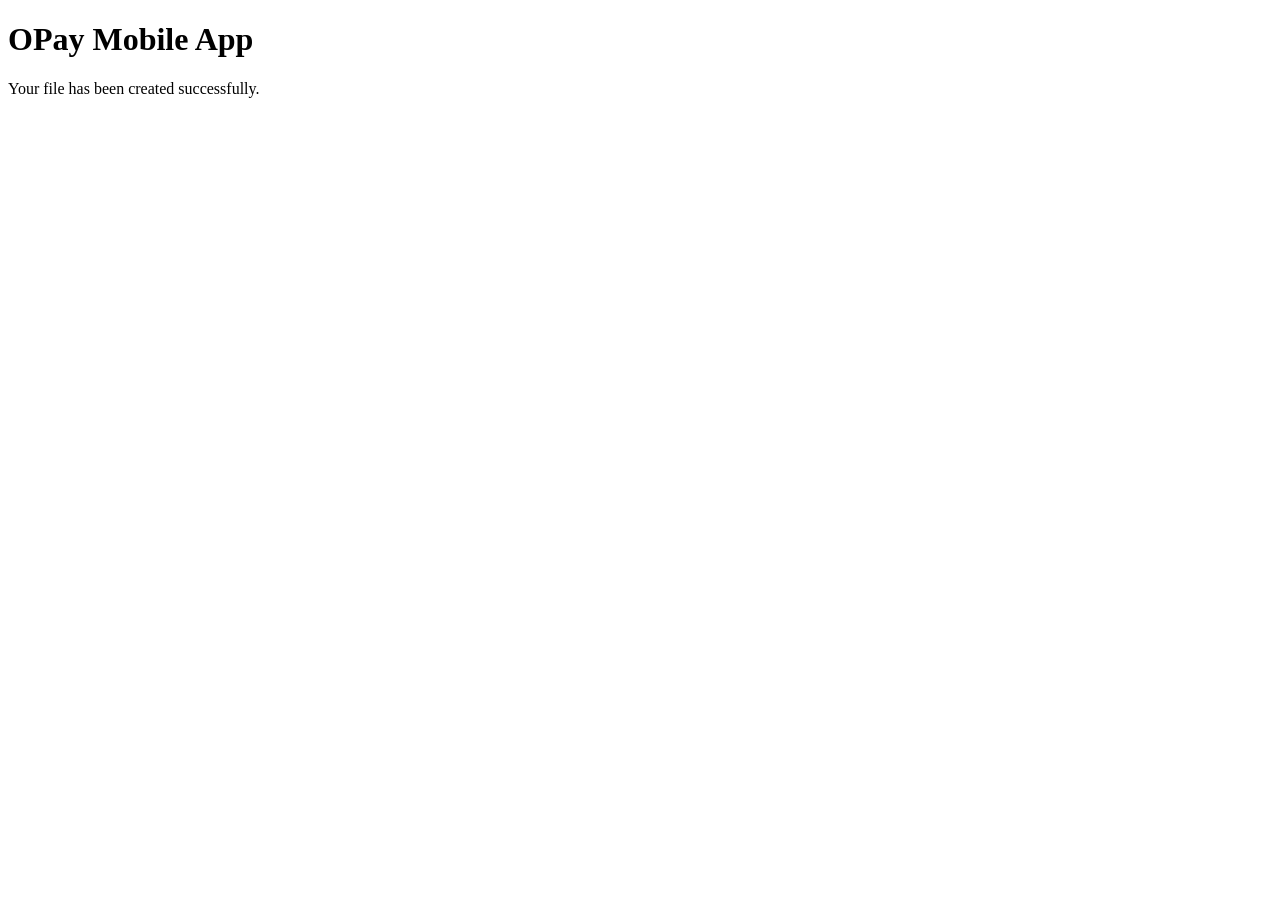
<file: Index.html>
<!DOCTYPE html>
<html lang="en">
<head>
    <meta charset="UTF-8">
    <meta name="viewport" content="width=device-width, initial-scale=1.0">
    <title>OPay Mobile App</title>
</head>
<body>
    <h1>OPay Mobile App</h1>
    <p>Your file has been created successfully.</p>
</body>
</html>
</file>
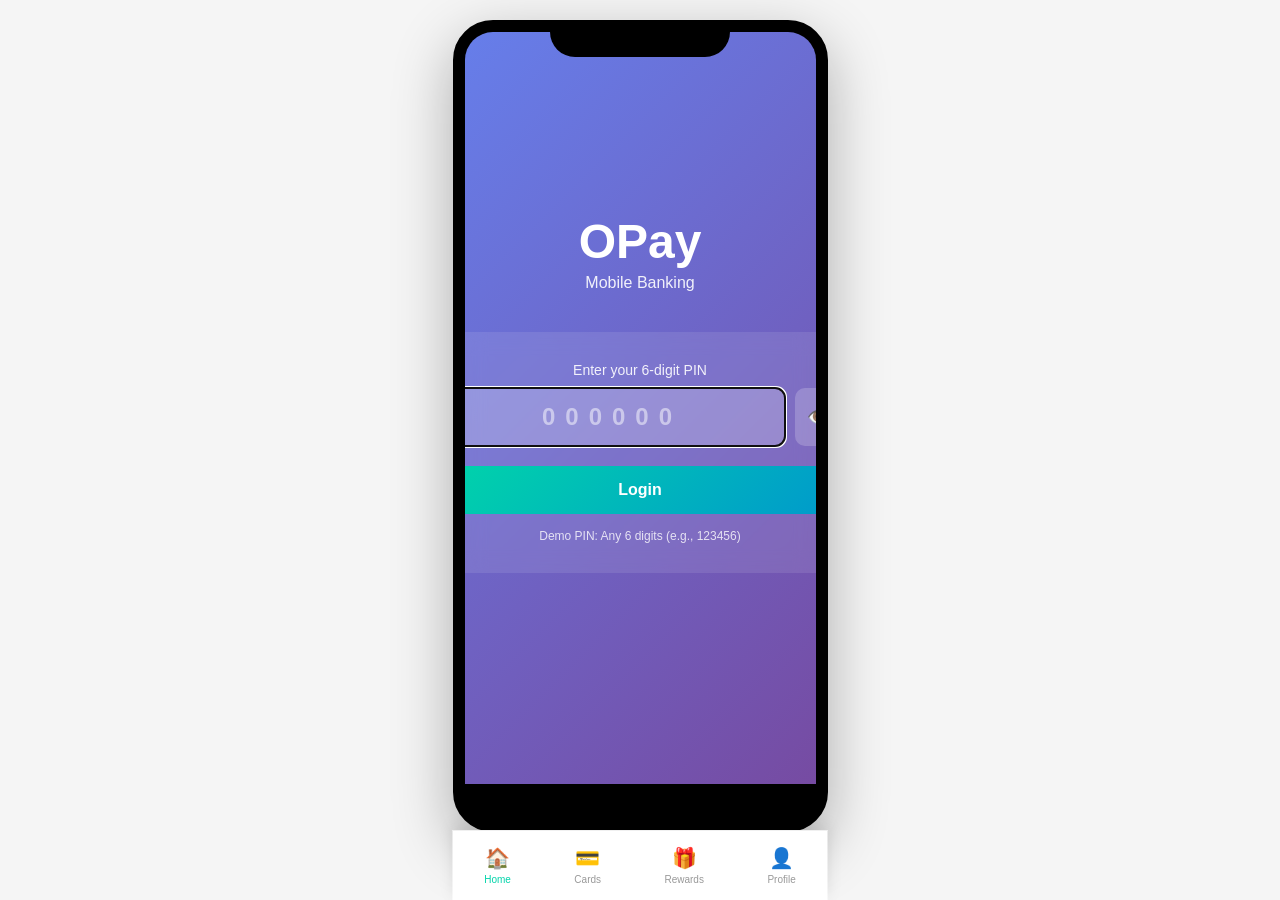
<file: index.html>
<!DOCTYPE html>
<html lang="en">
<head>
    <meta charset="UTF-8">
    <meta name="viewport" content="width=device-width, initial-scale=1.0">
    <title>OPay Mobile App</title>
    <style>
/* Reset & Base Styles */
* {
    margin: 0;
    padding: 0;
    box-sizing: border-box;
}

body {
    font-family: -apple-system, BlinkMacSystemFont, 'Segoe UI', Roboto, sans-serif;
    background: #f5f5f5;
    color: #333;
    overflow: hidden;
}

/* Phone Frame Simulation */
.phone-frame {
    max-width: 375px;
    height: 812px;
    margin: 20px auto;
    background: #000;
    border-radius: 40px;
    border: 12px solid #000;
    box-shadow: 0 20px 60px rgba(0, 0, 0, 0.3);
    position: relative;
    overflow: hidden;
    display: flex;
    flex-direction: column;
}

.phone-notch {
    width: 180px;
    height: 25px;
    background: #000;
    border-radius: 0 0 30px 30px;
    position: absolute;
    top: 0;
    left: 50%;
    transform: translateX(-50%);
    z-index: 10;
}

.page-content {
    flex: 1;
    overflow-y: auto;
    background: #fff;
    padding: 40px 0 70px;
    scroll-behavior: smooth;
}

.phone-home {
    height: 20px;
    background: #000;
    border-radius: 10px;
    margin: 8px auto;
    width: 120px;
}

/* Pages */
.page {
    display: none;
    opacity: 0;
    transition: opacity 0.3s ease;
}

.page.active {
    display: block;
    opacity: 1;
}

/* Header */
.header {
    padding: 15px 20px;
    background: linear-gradient(135deg, #00d4aa 0%, #0099cc 100%);
    color: white;
}

.header-top {
    display: flex;
    justify-content: space-between;
    align-items: center;
}

.header h2 {
    font-size: 24px;
    font-weight: 700;
}

.icon-btn {
    background: none;
    border: none;
    font-size: 20px;
    cursor: pointer;
    padding: 5px;
}

/* Login Page */
.login-content {
    display: flex;
    align-items: center;
    justify-content: center;
    background: linear-gradient(135deg, #667eea 0%, #764ba2 100%);
    height: 100%;
}

.login-container {
    text-align: center;
    color: white;
    padding: 20px;
}

.login-container h1 {
    font-size: 48px;
    margin-bottom: 5px;
    font-weight: 700;
}

.login-subtitle {
    font-size: 16px;
    opacity: 0.9;
    margin-bottom: 40px;
}

.login-form {
    background: rgba(255, 255, 255, 0.1);
    padding: 30px;
    border-radius: 20px;
    backdrop-filter: blur(10px);
}

.form-group {
    margin-bottom: 20px;
}

.form-group label {
    display: block;
    margin-bottom: 10px;
    font-size: 14px;
    opacity: 0.9;
}

.pin-input-group {
    display: flex;
    gap: 10px;
}

.pin-input-group input {
    flex: 1;
    padding: 15px;
    border: none;
    border-radius: 10px;
    font-size: 24px;
    letter-spacing: 10px;
    text-align: center;
    font-weight: bold;
    background: rgba(255, 255, 255, 0.2);
    color: white;
}

.pin-input-group input::placeholder {
    color: rgba(255, 255, 255, 0.5);
}

.toggle-btn {
    background: rgba(255, 255, 255, 0.2);
    border: none;
    border-radius: 10px;
    font-size: 18px;
    cursor: pointer;
    padding: 15px 12px;
}

.btn {
    width: 100%;
    padding: 15px;
    border: none;
    border-radius: 10px;
    font-size: 16px;
    font-weight: 600;
    cursor: pointer;
    transition: all 0.3s;
}

.btn-primary {
    background: linear-gradient(135deg, #00d4aa 0%, #0099cc 100%);
    color: white;
}

.btn-primary:active {
    transform: scale(0.98);
}

.btn-danger {
    background: #ff6b6b;
    color: white;
}

.btn-small {
    background: linear-gradient(135deg, #00d4aa 0%, #0099cc 100%);
    color: white;
    padding: 10px 20px;
    font-size: 12px;
    border: none;
    border-radius: 8px;
    cursor: pointer;
}

/* Balance Card */
.balance-card {
    background: linear-gradient(135deg, #00d4aa 0%, #0099cc 100%);
    color: white;
    padding: 30px 20px;
    margin: 20px;
    border-radius: 20px;
}

.balance-label {
    font-size: 12px;
    opacity: 0.9;
    margin-bottom: 10px;
}

.balance-display {
    display: flex;
    align-items: center;
    justify-content: space-between;
    margin-bottom: 20px;
}

.balance-display h1 {
    font-size: 36px;
    font-weight: 700;
}

.toggle-balance {
    background: rgba(255, 255, 255, 0.2);
    border: none;
    border-radius: 50%;
    width: 45px;
    height: 45px;
    font-size: 20px;
    cursor: pointer;
}

.user-name {
    font-size: 14px;
    opacity: 0.9;
}

/* Quick Actions */
.quick-actions {
    display: grid;
    grid-template-columns: repeat(2, 1fr);
    gap: 15px;
    padding: 20px;
}

.action-btn {
    background: #f8f9fa;
    border: none;
    border-radius: 15px;
    padding: 20px;
    display: flex;
    flex-direction: column;
    align-items: center;
    gap: 8px;
    cursor: pointer;
    font-size: 12px;
    font-weight: 600;
}

.action-btn:active {
    background: #e9ecef;
}

.action-btn .icon {
    font-size: 28px;
}

.action-btn.full-width {
    grid-column: 1 / -1;
    flex-direction: row;
    justify-content: flex-start;
    padding: 15px 20px;
}

.section {
    padding: 20px;
    border-top: 1px solid #f0f0f0;
}

.section h3 {
    font-size: 16px;
    font-weight: 600;
    margin-bottom: 15px;
    color: #333;
}

.transaction-item {
    display: flex;
    justify-content: space-between;
    align-items: center;
    padding: 12px 0;
    border-bottom: 1px solid #f0f0f0;
    font-size: 14px;
}

.amount {
    font-weight: 600;
    color: #ff6b6b;
}

.amount.success {
    color: #51cf66;
}

.card {
    background: linear-gradient(135deg, #667eea 0%, #764ba2 100%);
    color: white;
    padding: 25px;
    border-radius: 20px;
    margin: 20px;
}

.card-number {
    font-size: 20px;
    letter-spacing: 2px;
    margin: 30px 0;
    font-weight: 600;
}

.rewards-container {
    padding: 20px;
}

.reward-card {
    background: #f8f9fa;
    padding: 20px;
    border-radius: 15px;
    border-left: 4px solid #00d4aa;
    margin-bottom: 15px;
}

.reward-card h3 {
    font-size: 14px;
    font-weight: 600;
    margin-bottom: 8px;
}

.reward-card p {
    font-size: 12px;
    color: #666;
    margin-bottom: 12px;
}

.profile-section {
    text-align: center;
    padding: 30px 20px;
}

.profile-avatar {
    font-size: 64px;
    margin-bottom: 15px;
}

.menu-item {
    width: 100%;
    background: #f8f9fa;
    border: none;
    padding: 15px 20px;
    text-align: left;
    cursor: pointer;
    font-size: 14px;
    font-weight: 500;
    margin-bottom: 10px;
    border-radius: 10px;
}

/* Bottom Navigation */
.bottom-nav {
    position: fixed;
    bottom: 0;
    left: 50%;
    transform: translateX(-50%);
    width: 100%;
    max-width: 375px;
    height: 70px;
    background: white;
    border-top: 1px solid #f0f0f0;
    display: flex;
    justify-content: space-around;
    align-items: center;
    z-index: 100;
    box-shadow: 0 -5px 15px rgba(0, 0, 0, 0.1);
}

.nav-item {
    background: none;
    border: none;
    display: flex;
    flex-direction: column;
    align-items: center;
    gap: 4px;
    cursor: pointer;
    font-size: 10px;
    color: #999;
    padding: 8px;
}

.nav-item.active {
    color: #00d4aa;
}

.nav-item .icon {
    font-size: 20px;
}

/* Toast Notification */
.toast {
    position: fixed;
    bottom: 90px;
    left: 50%;
    transform: translateX(-50%) translateY(150px);
    background: #333;
    color: white;
    padding: 15px 30px;
    border-radius: 50px;
    font-size: 14px;
    z-index: 1000;
    transition: transform 0.3s ease;
    max-width: 300px;
    text-align: center;
}

.toast.show {
    transform: translateX(-50%) translateY(0);
}

.toast.success {
    background: #51cf66;
}

.toast.error {
    background: #ff6b6b;
}

.login-help {
    font-size: 12px;
    opacity: 0.8;
    margin-top: 15px;
}

.full-width {
    width: 100%;
}
    </style>
</head>
<body>
    <!-- LOGIN PAGE -->
    <div id="loginPage" class="page active">
        <div class="phone-frame">
            <div class="phone-notch"></div>
            <div class="page-content login-content">
                <div class="login-container">
                    <h1>OPay</h1>
                    <p class="login-subtitle">Mobile Banking</p>
                    
                    <div class="login-form">
                        <div class="form-group">
                            <label>Enter your 6-digit PIN</label>
                            <div class="pin-input-group">
                                <input type="password" id="pinInput" placeholder="000000" maxlength="6">
                                <button id="togglePin" class="toggle-btn">👁️</button>
                            </div>
                        </div>
                        <button id="loginBtn" class="btn btn-primary">Login</button>
                        <p class="login-help">Demo PIN: Any 6 digits (e.g., 123456)</p>
                    </div>
                </div>
            </div>
            <div class="phone-home"></div>
        </div>
    </div>

    <!-- HOME PAGE -->
    <div id="homePage" class="page">
        <div class="phone-frame">
            <div class="phone-notch"></div>
            <div class="page-content">
                <div class="header">
                    <div class="header-top">
                        <h2>OPay</h2>
                        <button id="notificationBtn" class="icon-btn">🔔</button>
                    </div>
                </div>

                <div class="balance-card">
                    <p class="balance-label">Account Balance</p>
                    <div class="balance-display">
                        <h1 id="balanceAmount">₦20,218.98</h1>
                        <button id="toggleBalance" class="toggle-balance">👁️</button>
                    </div>
                    <p id="userName" class="user-name">John Doe</p>
                </div>

                <div class="quick-actions">
                    <button id="transferBtn" class="action-btn"><span class="icon">💸</span><span>Transfer</span></button>
                    <button id="withdrawBtn" class="action-btn"><span class="icon">💰</span><span>Withdraw</span></button>
                    <button id="airtimeBtn" class="action-btn"><span class="icon">📱</span><span>Airtime</span></button>
                    <button id="dataBtn" class="action-btn"><span class="icon">📡</span><span>Data</span></button>
                </div>

                <div class="section">
                    <h3>Recent Transactions</h3>
                    <div class="transaction-item"><span>Transfer to John</span><span class="amount">-₦5,000</span></div>
                    <div class="transaction-item"><span>Airtime Purchase</span><span class="amount">-₦1,000</span></div>
                    <div class="transaction-item"><span>Salary Credit</span><span class="amount success">+₦50,000</span></div>
                </div>
            </div>
            <div class="phone-home"></div>
        </div>
    </div>

    <!-- CARDS PAGE -->
    <div id="cardsPage" class="page">
        <div class="phone-frame">
            <div class="phone-notch"></div>
            <div class="page-content">
                <div class="header"><h2>My Cards</h2></div>
                <div class="card">
                    <div style="display: flex; justify-content: space-between; margin-bottom: 40px; font-size: 12px; font-weight: 600;">
                        <span>OPay Card</span>
                        <span style="background: rgba(255,255,255,0.2); padding: 5px 10px; border-radius: 5px;">DEBIT</span>
                    </div>
                    <div class="card-number">5234 •••• •••• 8901</div>
                    <div style="display: flex; justify-content: space-between; font-size: 12px; font-weight: 600;">
                        <span>JOHN DOE</span>
                        <span>12/26</span>
                    </div>
                </div>
                <div class="section">
                    <h3>Card Actions</h3>
                    <button class="action-btn full-width">🔒 Lock Card</button>
                    <button class="action-btn full-width">📋 View Details</button>
                    <button class="action-btn full-width">⚙️ Settings</button>
                </div>
            </div>
            <div class="phone-home"></div>
        </div>
    </div>

    <!-- REWARDS PAGE -->
    <div id="rewardsPage" class="page">
        <div class="phone-frame">
            <div class="phone-notch"></div>
            <div class="page-content">
                <div class="header"><h2>Rewards</h2></div>
                <div class="rewards-container">
                    <div class="reward-card">
                        <h3>🎁 Welcome Bonus</h3>
                        <p>Get ₦500 cashback on your first transfer</p>
                        <button class="btn-small">Claim</button>
                    </div>
                    <div class="reward-card">
                        <h3>🏆 Referral Program</h3>
                        <p>Earn ₦1,000 for each friend you refer</p>
                        <button class="btn-small">Share</button>
                    </div>
                    <div class="reward-card">
                        <h3>💎 VIP Status</h3>
                        <p>Unlock exclusive benefits and rewards</p>
                        <button class="btn-small">Learn More</button>
                    </div>
                </div>
            </div>
            <div class="phone-home"></div>
        </div>
    </div>

    <!-- PROFILE PAGE -->
    <div id="profilePage" class="page">
        <div class="phone-frame">
            <div class="phone-notch"></div>
            <div class="page-content">
                <div class="header"><h2>Profile</h2></div>
                <div class="profile-section">
                    <div class="profile-avatar">👤</div>
                    <h3 id="profileName">John Doe</h3>
                    <p style="font-size: 12px; color: #999; margin-bottom: 20px;">john@example.com</p>
                </div>
                <div class="section">
                    <h3>Menu</h3>
                    <button id="settingsMenu" class="menu-item">⚙️ Settings</button>
                    <button id="securityMenu" class="menu-item">🔒 Security</button>
                    <button id="supportMenu" class="menu-item">💬 Help & Support</button>
                    <button id="aboutMenu" class="menu-item">ℹ️ About</button>
                </div>
                <button id="logoutBtn" class="btn btn-danger full-width" style="margin: 20px;">Logout</button>
            </div>
            <div class="phone-home"></div>
        </div>
    </div>

    <!-- BOTTOM NAVIGATION -->
    <nav class="bottom-nav">
        <button class="nav-item active" data-page="homePage"><span class="icon">🏠</span><span>Home</span></button>
        <button class="nav-item" data-page="cardsPage"><span class="icon">💳</span><span>Cards</span></button>
        <button class="nav-item" data-page="rewardsPage"><span class="icon">🎁</span><span>Rewards</span></button>
        <button class="nav-item" data-page="profilePage"><span class="icon">👤</span><span>Profile</span></button>
    </nav>

    <!-- TOAST NOTIFICATION -->
    <div id="toast" class="toast"></div>

    <script src="script_Version1.js"></script>
</body>
</html>
</file>
